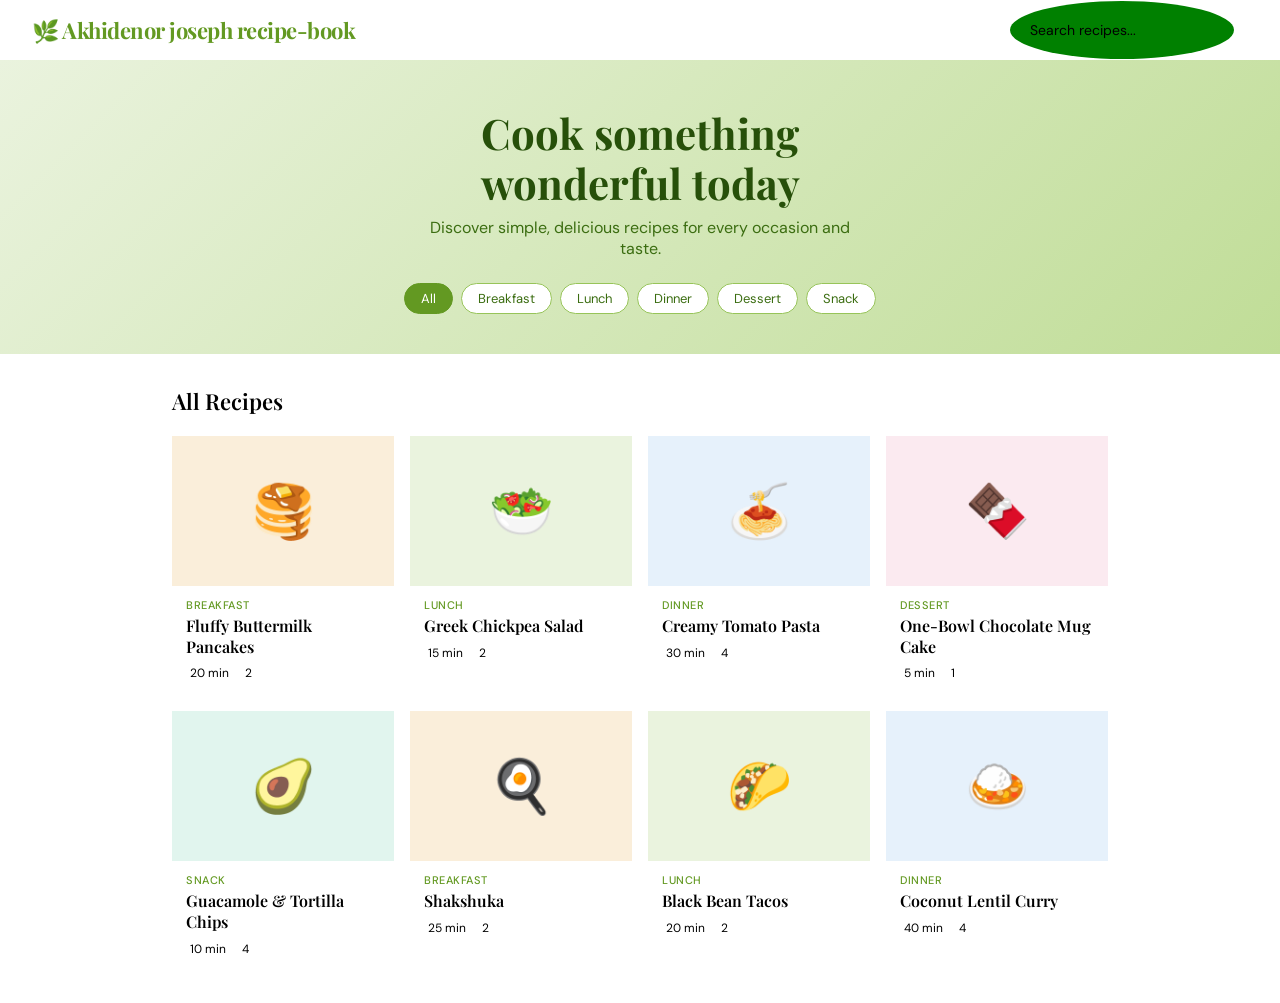
<file: ict-pro/index (4).html>
<!DOCTYPE html>
<html lang="en">
<head>
	<meta charset="utf-8">
	<meta name="viewport" content="width=device-width, initial-scale=1">
	<link rel="stylesheet" type="text/css" href="style (1).css">
	<title>RecipeBook</title>
</head>
<body>

	<div class="rw">
  <nav class="nav">
    <div class="nav-logo">🌿 Akhidenor joseph  recipe-book</div>
    <div class="nav-search">
      <i class="ti ti-search" style="color:var(--color-text-tertiary);font-size:15px" aria-hidden="true"></i>
      <input type="text" id="search-input" placeholder="Search recipes..." oninput="filterRecipes()">
    </div>
  </nav>

  <div class="hero">
    <h1>Cook something<br>wonderful today</h1>
    <p>Discover simple, delicious recipes for every occasion and taste.</p>
    <div class="tags" id="tags">
      <button class="tag active" onclick="setTag('All', this)">All</button>
      <button class="tag" onclick="setTag('Breakfast', this)">Breakfast</button>
      <button class="tag" onclick="setTag('Lunch', this)">Lunch</button>
      <button class="tag" onclick="setTag('Dinner', this)">Dinner</button>
      <button class="tag" onclick="setTag('Dessert', this)">Dessert</button>
      <button class="tag" onclick="setTag('Snack', this)">Snack</button>
    </div>
  </div>

  <div class="section">
    <div class="section-title" id="section-label">All Recipes</div>
    <div class="grid" id="recipe-grid"></div>
    <div class="no-results" id="no-results" style="display:none">No recipes found. Try a different search!</div>
  </div>
</div>

<div class="modal-bg" id="modal-bg" onclick="closeModal(event)">
  <div class="modal" id="modal">
    <button class="close-btn" onclick="closeModal(null)" aria-label="Close">×</button>
    <div class="modal-header">
      <span class="modal-emoji" id="m-emoji"></span>
      <div class="modal-cat" id="m-cat"></div>
      <div class="modal-title" id="m-title"></div>
      <div class="modal-desc" id="m-desc"></div>
      <div class="modal-meta">
        <div class="modal-meta-item"><div class="label">Time</div><div class="value" id="m-time"></div></div>
        <div class="modal-meta-item"><div class="label">Servings</div><div class="value" id="m-serv"></div></div>
        <div class="modal-meta-item"><div class="label">Difficulty</div><div class="value" id="m-diff"></div></div>
      </div>
    </div>
    <div class="modal-body">
      <h3>Ingredients</h3>
      <ul class="ingredient-list" id="m-ing"></ul>
      <h3>Instructions</h3>
      <ol class="step-list" id="m-steps"></ol>
    </div>
  </div>
</div>

<script src="app.js"></script>
</body>
</html>
</file>
<file: ict-pro/style (1).css>
@import url('https://fonts.googleapis.com/css2?family=Playfair+Display:wght@400;600;700&family=DM+Sans:wght@400;500&display=swap');

  * { 
    box-sizing: border-box; 
    margin: 0; 
    padding: 0; 
  }

  body-widget { display: block; }

  .rw { font-family: 'DM Sans', sans-serif; 
    color: var(--color-text-primary); 
    background: var(--color-background-tertiary); 
    min-height: 100vh; 
  }
  #search-input{
    background: green;
    padding: 20px;
    border-radius: 50%;
  }

  .nav { 
    background: var(--color-background-primary); 
    border-bottom: 0.5px solid var(--color-border-tertiary); 
    padding: 0 2rem; 
    display: flex; 
    align-items: center; 
    justify-content: space-between; 
    height: 60px; 
    position: sticky;
    top: 0; 
    z-index: 10; 
  }
  .nav-logo { font-family: 'Playfair Display', serif; 
    font-size: 22px; 
    font-weight: 700; 
    color: #639922; 
    letter-spacing: -0.5px;
   }
  .nav-search { 
    display: flex; 
    align-items: center; 
    gap: 8px; 
    background: var(--color-background-secondary); 
    border: 0.5px solid var(--color-border-tertiary); 
    border-radius: 20px; 
    padding: 6px 14px; 
    flex: 0 0 260px; 
  }
  .nav-search input { 
    border: none; 
    background: transparent; 
    font-family: 'DM Sans', sans-serif; 
    font-size: 14px; 
    color: var(--color-text-primary); 
    outline: none; 
    width: 100%; 
  }
  .nav-search input::placeholder { color: var(--color-text-tertiary); 
  }

  .hero { 
    background: linear-gradient(135deg, #EAF3DE 0%, #C0DD97 100%); 
    padding: 3rem 2rem 2.5rem; 
    text-align: center;
   }
  .hero h1 { 
    font-family: 'Playfair Display', serif; 
    font-size: 42px; 
    font-weight: 700; 
    color: #27500A; 
    line-height: 1.2; 
    margin-bottom: 0.5rem; 
  }
  .hero p { 
    font-size: 16px; 
    color: #3B6D11; 
    max-width: 420px; 
    margin: 0 auto 1.5rem; 
  }

  .tags { 
    display: flex; 
    gap: 8px; 
    justify-content: center; 
    flex-wrap: wrap; 
  }
  .tag { 
    background: white; 
    border: 0.5px solid #97C459; 
    border-radius: 20px; 
    padding: 6px 16px; 
    font-size: 13px; 
    color: #3B6D11; 
    cursor: pointer; 
    transition: all 0.15s; 
    font-family: 'DM Sans', sans-serif; 
  }
  .tag:hover, .tag.active { 
    background: #639922; 
    color: white; 
    border-color: #639922; 
  }

  .section { 
    padding: 2rem; 
    max-width: 1000px; 
    margin: 0 auto; 
  }
  .section-title { 
    font-family: 'Playfair Display', serif; 
    font-size: 22px; 
    font-weight: 600; 
    margin-bottom: 1.25rem; 
    color: var(--color-text-primary); 
  }

  .grid {
   display: grid; 
   grid-template-columns: repeat(auto-fill, minmax(220px, 1fr)); 
   gap: 16px; 
 }

  .card { 
    background: var(--color-background-primary); 
    border-radius: var(--border-radius-lg); 
    border: 0.5px solid var(--color-border-tertiary); 
    overflow: hidden; 
    cursor: pointer; 
    transition: transform 0.2s, box-shadow 0.2s; 
  }
  .card:hover {
   transform: translateY(-3px); 
   box-shadow: 0 8px 24px rgba(0,0,0,0.08); 
 }

  .card-img { 
    width: 100%; 
    height: 150px; 
    display: flex; 
    align-items: center; 
    justify-content: center; 
    font-size: 52px; 
  }
  .card-body {
   padding: 12px 14px 14px; 
 }
  .card-tag { 
    font-size: 11px; 
    font-weight: 500; 
    color: #639922; 
    text-transform: uppercase; 
    letter-spacing: 0.5px; 
    margin-bottom: 4px; 
  }
  .card-title {
   font-family: 'Playfair Display', serif; 
   font-size: 16px; 
   font-weight: 600; 
   color: var(--color-text-primary); 
   margin-bottom: 8px; 
   line-height: 1.3; 
 }
  .card-meta {
   display: flex; 
   gap: 12px; 
   font-size: 12px; 
   color: var(--color-text-secondary); 
 }
  .card-meta span { 
    display: flex; 
    align-items: center; 
    gap: 4px; 
  }

  .modal-bg { 
    display: none; 
    position: fixed; 
    inset: 0; 
    background: rgba(0,0,0,0.5); 
    z-index: 100; 
    align-items: center; 
    justify-content: center; 
    padding: 1rem; 
  }
  .modal-bg.open { 
    display: flex; 
  }
  .modal {
   background: green; 
   opacity: 1;
   border-radius: var(--border-radius-lg); 
   max-width: 540px;
   width: 100%; 
   max-height: 85vh; 
   overflow-y: auto; 
   position: relative; 
 }
  .modal-header { 
    padding: 1.5rem 1.5rem 0; 
  }
  .modal-emoji {
   font-size: 56px; 
   margin-bottom: 0.75rem; 
   display: block; 
 }
  .modal-cat {
   font-size: 12px; 
   font-weight: 500; 
   color: #639922; 
   text-transform: uppercase; 
   letter-spacing: 0.5px; 
   margin-bottom: 4px; 
 }
  .modal-title { 
    font-family: 'Playfair Display', serif; 
    font-size: 24px; 
    font-weight: 700; 
    margin-bottom: 0.5rem; 
  }
  .modal-desc {
   font-size: 14px; 
   color: var(--color-text-secondary); 
   margin-bottom: 1rem; 
   line-height: 1.6; 
 }
  .modal-meta { 
    display: flex; 
    gap: 16px; 
    padding: 12px 0; 
    border-top: 0.5px solid var(--color-border-tertiary); 
    border-bottom: 0.5px solid var(--color-border-tertiary); 
    margin-bottom: 1rem; 
  }
  .modal-meta-item { 
    text-align: center; 
    flex: 1; 
  }
  .modal-meta-item .label {
   font-size: 11px; 
   color: var(--color-text-tertiary); 
   text-transform: uppercase; 
   letter-spacing: 0.5px; 
 }
  .modal-meta-item .value { 
    font-size: 15px; 
    font-weight: 500; 
    color: var(--color-text-primary); 
    margin-top: 2px; 
  }
  .modal-body {
   padding: 0 1.5rem 1.5rem; 
 }
  .modal-body h3 {
   font-family: 'Playfair Display', serif; 
   font-size: 17px; 
   font-weight: 600; 
   margin: 1rem 0 0.6rem; 
 }
  .ingredient-list { 
    list-style: none; 
  }
  .ingredient-list li { 
    font-size: 14px; 
    color: var(--color-text-secondary); 
    padding: 5px 0; 
    border-bottom: 0.5px solid var(--color-border-tertiary); 
    display: flex; 
    align-items: center; 
    gap: 8px; 
  }
  .ingredient-list li::before {
   content: ''; 
   width: 6px; 
   height: 6px; 
   border-radius: 50%; 
   background: #97C459; 
   flex-shrink: 0; 
 }
  .step-list { 
    list-style: none; 
    counter-reset: steps; 
  }
  .step-list li {
   font-size: 14px; 
   color: var(--color-text-secondary); 
   padding: 8px 0 8px 36px; 
   border-bottom: 0.5px solid var(--color-border-tertiary); 
   position: relative; 
   counter-increment: steps; 
   line-height: 1.6; 
 }
  .step-list li::before { 
    content: counter(steps); 
    position: absolute; 
    left: 0; 
    top: 8px; 
    width: 22px; 
    height: 22px; 
    border-radius: 50%; 
    background: #EAF3DE; 
    color: #3B6D11; 
    font-size: 11px; 
    font-weight: 500; 
    display: flex; 
    align-items: center; 
    justify-content: center; 
  }
  .close-btn {
   position: absolute; 
   top: 14px; 
   right: 14px; 
   background: var(--color-background-secondary); 
   border: 0.5px solid var(--color-border-tertiary); 
   border-radius: 50%; 
   width: 30px; 
   height: 30px; 
   cursor: pointer; 
   display: flex; 
   align-items: center; 
   justify-content: center; 
   font-size: 16px; 
   color: var(--color-text-secondary); 
 }
  .close-btn:hover {
   background: var(--color-background-tertiary); 
 }
  .no-results {
   text-align: center; 
   padding: 3rem 0; 
   color: var(--color-text-secondary); 
   font-size: 15px; 
 }
</file>
